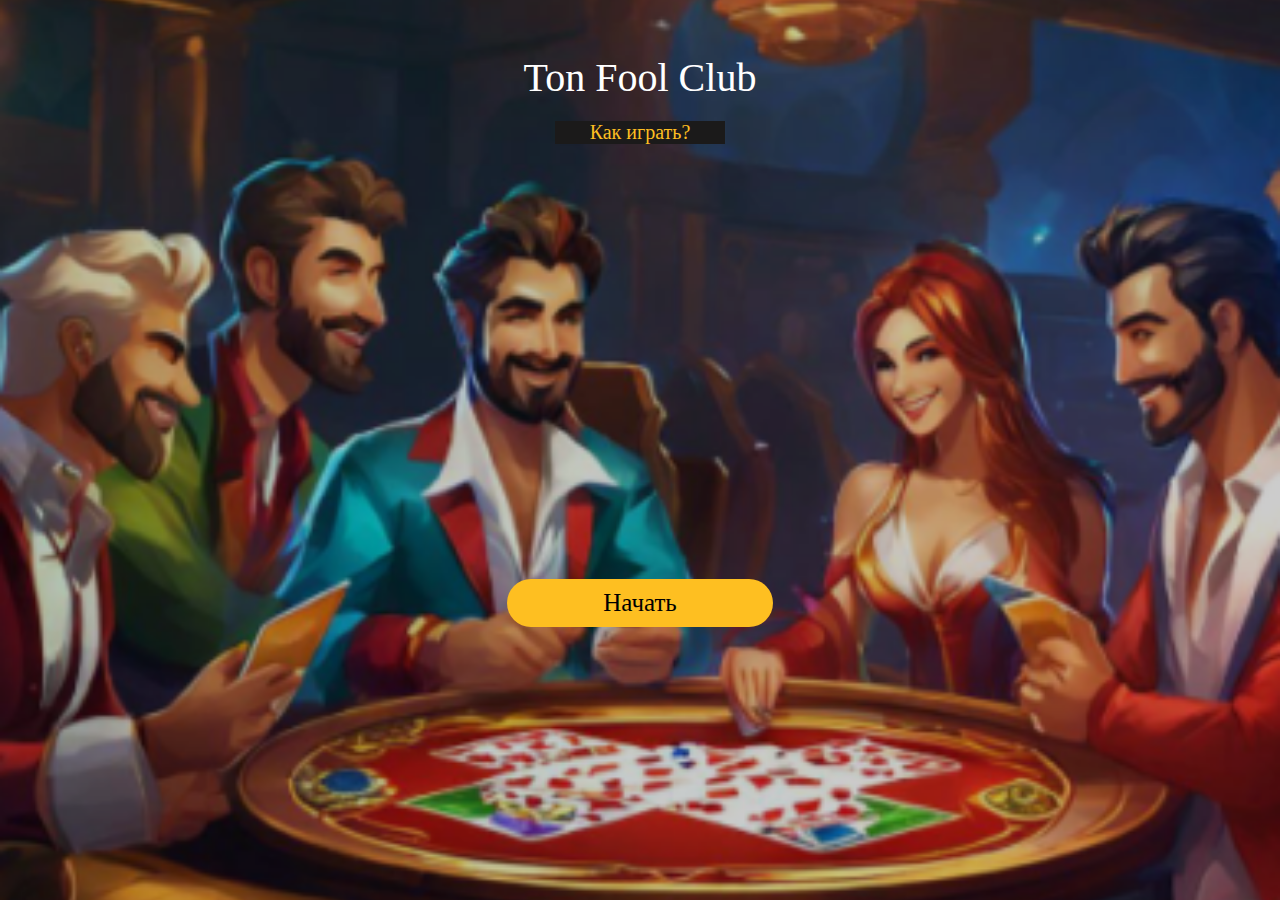
<file: index.html>
<!DOCTYPE html>
<html>
<head>
    <meta charset="UTF-8">
    <meta name="viewport" content="width=device-width, initial-scale=1.0">
    <link rel="stylesheet" href="styles/style1.css">
</head>
<body>
    <div class="container">
        <div class="card">
            <div class="ton_fool_club">Ton Fool Club</div>
            <div class="how_play_block">
                <a href="pages/rules.html"><p class="how_play_text">Как играть?</p></a>
            </div>
            <a href="pages/create_game.html">
                <button type="submit" class="begin_but">Начать</button>
            </a>
        </div>
     </div>
</body>
</html>
</file>
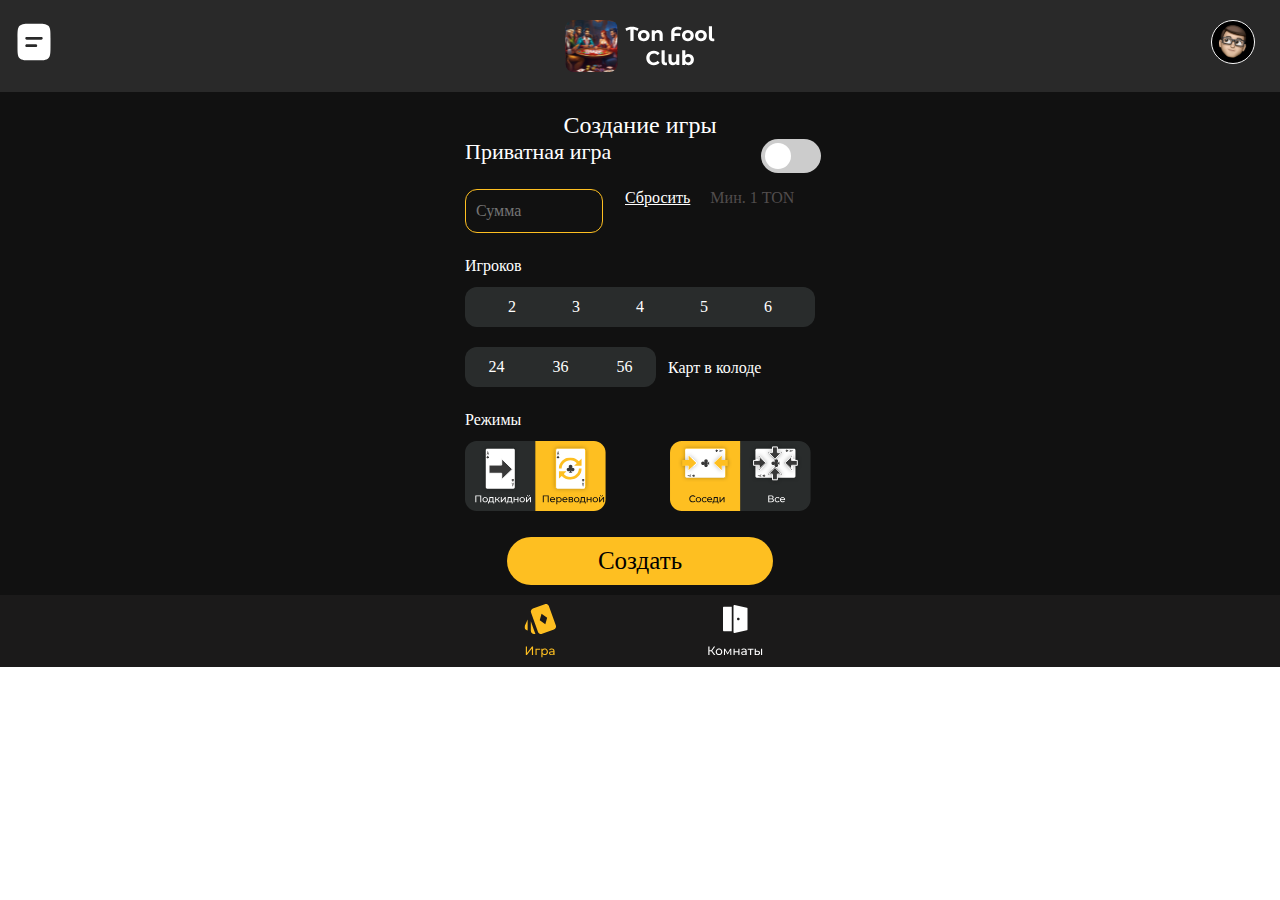
<file: pages/create_game.html>
<!DOCTYPE html>
<html lang="en">
<head>
    <meta charset="UTF-8">
    <meta name="viewport" content="width=device-width, initial-scale=1.0">
    <link rel="stylesheet" href="../styles/stylecg.css">
    <script src="../scripts/scrip.js"></script>
</head>
<body>
    <header>
        <div class="header_block">
            <div class="head_block_doch"><a href="../pages/rules.html">
                <button><img src="../image/document_icon.svg" alt=""></button>
            </a></div>
            <div class="head_block_doch"><div class="logo_block">
                <button><img src="../image/logo.svg" alt=""></button>
            </div></div>
            <div class="head_block_doch"><div class="avatar">
                <a href="../pages/profile.html"><button><img src="../image/avatar.svg" alt=""></button></a>
            </div></div>
        </div>
    </header>
    <main>
        <div class="card">
            <div class="creat_game_text">Создание игры</div>
            <div class="center_block">
                <div class="private_game_block">
                    <div class="private_game_block_doch"><div class="private_game_text">Приватная игра</div></div>
                    <div class="private_game_block_doch">
                        <label class="switch">
                            <input type="checkbox">
                            <span class="slider round"></span>
                        </label>
                    </div>
                </div>
                <div class="amount_block">
                    <div class="amount_block_doch"><input type="text" id="inputField" class="input_summ" placeholder="Сумма"></div>
                    <div class="amount_block_doch"><button class="reset-button" onclick="resetInput()">Сбросить</button></div>
                    <div class="amount_block_doch"><div class="min_1_ton_text">Мин. 1 TON</div></div>
                </div>
                <div class="players_block">
                    <div class="igrok_text">Игроков</div>
                    <div class="amount_players">
                        <button class="but_players" onclick="highlight(this)">2</button>
                        <button class="but_players" onclick="highlight(this)">3</button>
                        <button class="but_players" onclick="highlight(this)">4</button>
                        <button class="but_players" onclick="highlight(this)">5</button>
                        <button class="but_players" onclick="highlight(this)">6</button>
                    </div>
                </div>
                <div class="card_col_block">
                    <div class="cart_colods">
                        <button class="but_players" onclick="highlight(this)">24</button>
                        <button class="but_players" onclick="highlight(this)">36</button>
                        <button class="but_players" onclick="highlight(this)">56</button>
                    </div>
                    <div class="card_col_text">Карт в колоде</div>
                </div>
                <div class="mode_game">
                    <div class="mode_text">Режимы</div>
                    <div class="mode_game_2_block">
                        <div class="mode_game_two">
                            <div class="podkid_and_perevod">
                                <img src="../image/vremen_pp.svg" alt="">
                            </div>
                            <div class="sosedi_and_all">
                                <img src="../image/vremen_sos_all.svg" alt="">
                            </div>
                        </div>
                        <div class="mode_game_two"></div>
                    </div>
                </div>
                <a href="../pages/lobby.html"><button type="submit" class="begin_but">Создать</button></a>
            </div>
        </div>
    </main>
    <footer>
        <div class="footer_block">
            <button>
                <div class="eshe_block"><img src="../image/play_oon.svg" alt=""></div>
            </button>
            <a href="../pages/room_page.html">
                <button><div class="eshe_block"><img src="../image/room_oof.svg" alt=""></div></button>
            </a>
        </div>
    </footer>
</body>
</html>
</file>
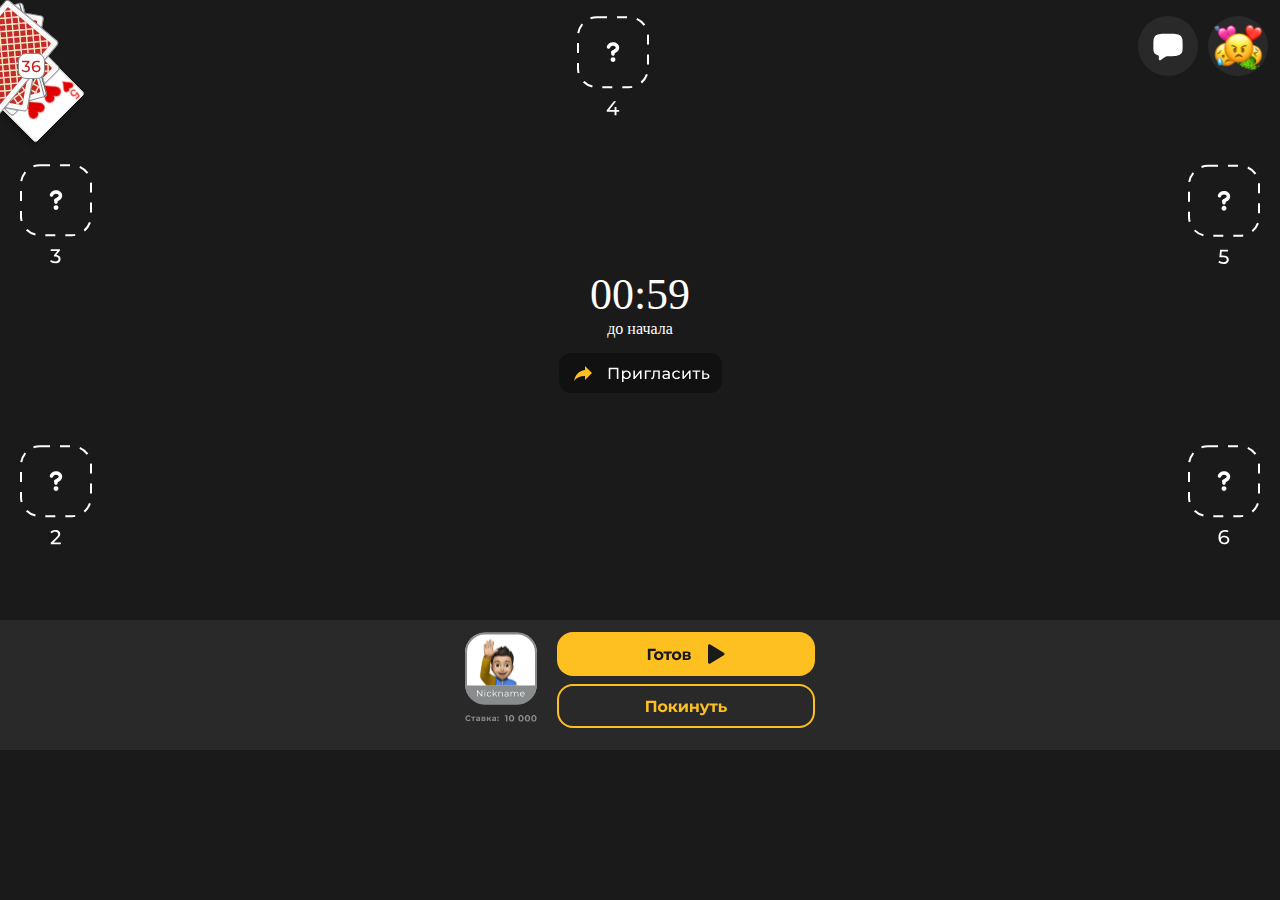
<file: pages/lobby.html>
<!DOCTYPE html>
<html>
<head>
    <meta charset="UTF-8">
    <meta name="viewport" content="width=device-width, initial-scale=1.0">
    <link rel="stylesheet" href="../styles/lobby.css">
</head>
<body>
    <div class="up_chast">
        <div class="uo_chast_block"><div class="coloda_card"><img src="../image/cards coloda.svg" alt=""></div></div>
        <div class="uo_chast_block2"><button><img src="../image/Component 1.svg" alt=""></button></div>
        <div class="uo_chast_block3"><button><img src="../image/chat.svg" alt=""></button></div>
        <div class="uo_chast_block4"><button><img src="../image/emoji.svg" alt=""></button></div>
    </div>
    <div class="empty_frie_and_five">
        <div class="empty_frie_and_five1"><img src="../image/empty_frie.svg" alt=""></div>
        <div class="empty_frie_and_five2"><img src="../image/empty_five.svg" alt=""></div>
    </div>
    <div class="sam_centr_block">
        <div class="time_zap">00:59</div>
        <div class="do_nachal">до начала</div>
        <div class="invite_but_lobby"><button><img src="../image/inv_but.svg" alt=""></button></div>
    </div>
    <div class="empty_two_and_six">
        <div class="empty_two_and_six1"><img src="../image/empty_two.svg" alt=""></div>
        <div class="empty_two_and_six2"><img src="../image/empty_six.svg" alt=""></div>
    </div>
    <div class="footer_block">
        <div class="invite_block_footera">
            <div class="invite_block_footera_avatar"><img src="../image/avatarka_lobby.svg" alt=""></div>
            <div class="invite_block_footera_buts">
                <div class="ready_but_block">
                    <button>
                        <img src="../image/ready_but.svg" alt="">
                    </button>
                </div>
                <div class="leave_but_block">
                    <a href="../pages/create_game.html">
                        <button><img src="../image/leave_but.svg" alt=""></button>
                    </a>
                </div>
            </div>
        </div>
    </div>
</body>
</html>
</file>
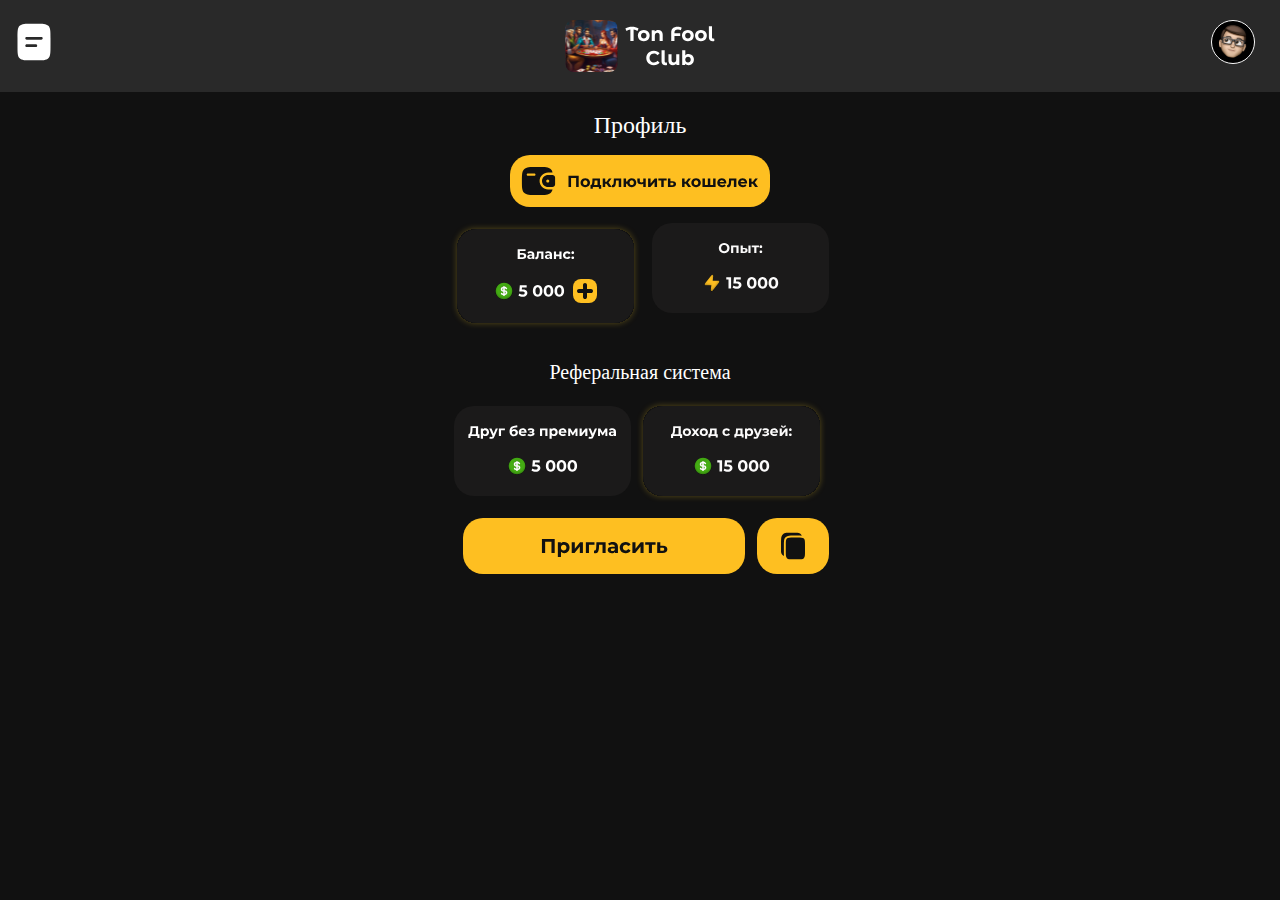
<file: pages/profile.html>
<!DOCTYPE html>
<html lang="en">
<head>
    <meta charset="UTF-8">
    <meta name="viewport" content="width=device-width, initial-scale=1.0">
    <link rel="stylesheet" href="../styles/profile.css">
    <script src="../scripts/scrip.js"></script>
</head>
<body>
    <header>
        <div class="header_block">
            <div class="head_block_doch"><a href="../pages/rules.html"><button><img src="../image/document_icon.svg" alt=""></a></button></div>
            <div class="head_block_doch"><div class="logo_block">
                <a href="../pages/create_game.html"><button><img src="../image/logo.svg" alt=""></button></a>
            </div></div>
            <div class="head_block_doch"><div class="avatar">
                <button><img src="../image/avatar.svg" alt=""></button>
            </div></div>
        </div>
    </header>
    <main>
        <div class="profile_text">Профиль</div>
        <div class="wallet_but"><button><img src="../image/wallet.svg" alt=""></button></div>
        <div class="balance_and_exper">
            <div class="balandexper"><button class="button" onclick="openModal()"><img src="../image/balance.svg" alt=""></button></div>
            <div class="balandexper"><button class="exper_but"><img src="../image/experience.svg" alt=""></button></div>
        </div>
        <div class="referal_system">Реферальная система</div>
        <div class="referal"><img src="../image/referal.svg" alt=""></div>
        <div class="but_invite_block">
            <div class="invite_but_2_block"><button><img src="../image/invite_but.svg" alt=""></button></div>
            <div class="invite_but_2_block"><button class="copy_invite_but"><img src="../image/invite_copy.svg" alt=""></button></div>
        </div>
        <div class="modal-overlay" id="modalOverlay"></div>

    <div class="modal" id="modal">
        <button class="close-button" onclick="closeModal()">×</button>
        <div class="input_summ_text">Введите сумму</div>
        <input type="text" class="input-field" placeholder="10">
        <div class="five_minut_nazad">Средства будут зачислены на ваш счет в течение 5 минут</div>
        <button class="to_up_bal_but"><img src="../image/to_up_bal.svg" alt=""></button>
        <button class="close_tup_bal" onclick="closeModal()"><img src="../image/close_to_up_bal.svg" alt=""></button>
    </div>
    </main>
</body>
</html>
</file>
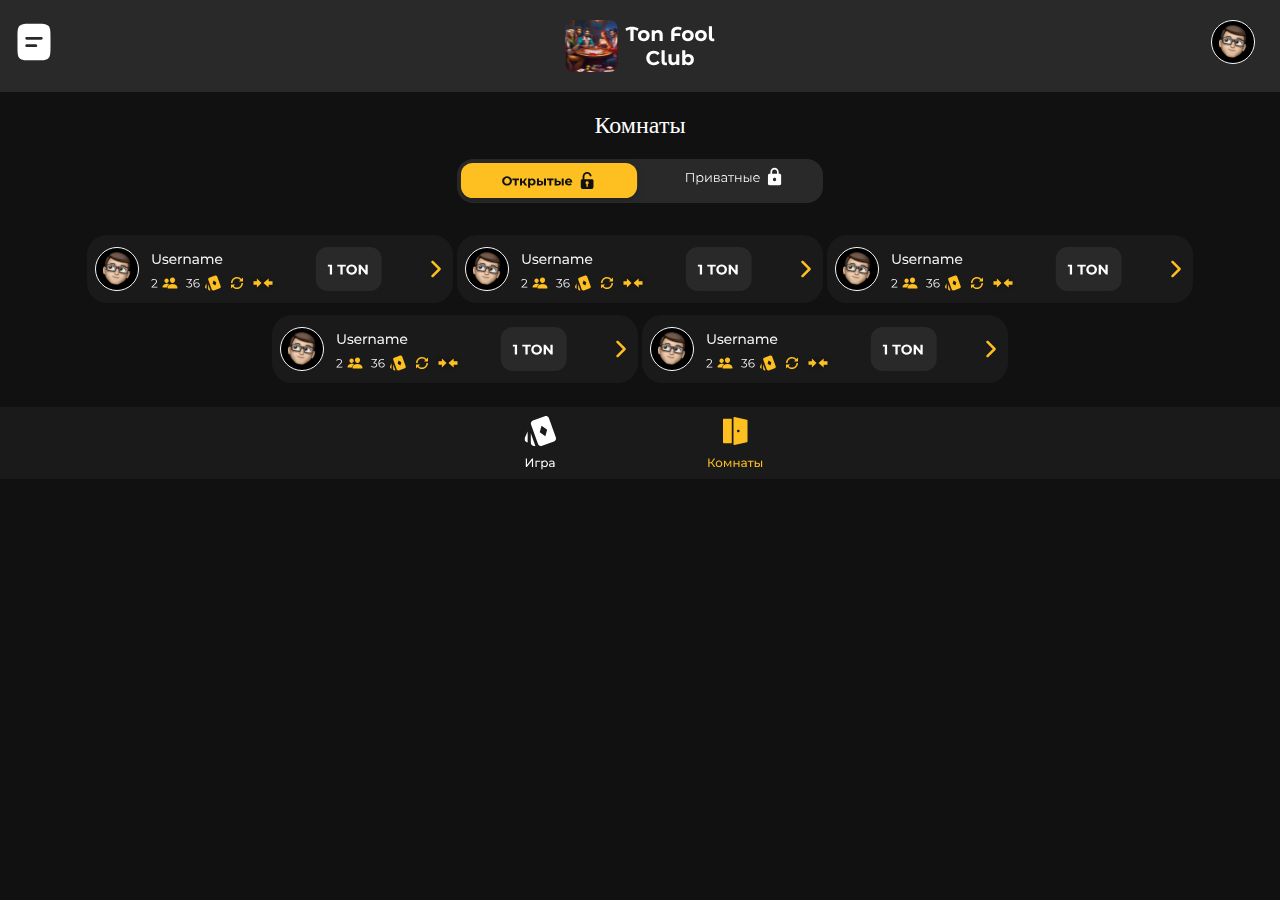
<file: pages/room_page.html>
<!DOCTYPE html>
<html lang="en">
<head>
    <meta charset="UTF-8">
    <meta name="viewport" content="width=device-width, initial-scale=1.0">
    <link rel="stylesheet" href="../styles/style_room_page.css">
</head>
<body>
    <header>
        <div class="header_block">
            <div class="head_block_doch"><a href="../pages/rules.html">
                <button><img src="../image/document_icon.svg" alt=""></button>
            </a></div>
            <div class="head_block_doch"><div class="logo_block">
                <button><img src="../image/logo.svg" alt=""></button>
            </div></div>
            <div class="head_block_doch"><div class="avatar">
                <a href="../pages/profile.html"><button><img src="../image/avatar.svg" alt=""></button></a>
            </div></div>
        </div>
    </header>
    <main>
        <div class="rooms_text">Комнаты</div>
        <div class="opean_and_private">
            <div class="open_and_private_block"><img src="../image/but_open.svg" alt=""></div>
            <div class="open_and_private_block"><img src="../image/but_private.svg" alt=""></div>
        </div>
        <div class="list_room">
            <button class="sam_list"><img src="../image/room.svg" alt=""></button>
            <button class="sam_list"><img src="../image/room.svg" alt=""></button>
            <button class="sam_list"><img src="../image/room.svg" alt=""></button>
            <button class="sam_list"><img src="../image/room.svg" alt=""></button>
            <button class="sam_list"><img src="../image/room.svg" alt=""></button>
        </div>
    </main>
    <footer>
        <div class="footer_block">
            <a href="../pages/create_game.html">
                <button>
                    <div class="eshe_block"><img src="../image/game_off.svg" alt=""></div>
                </button>
            </a>
            <button><div class="eshe_block"><img src="../image/room_oon.svg" alt=""></div></button>
        </div>
    </footer>
</body>
</html>
</file>
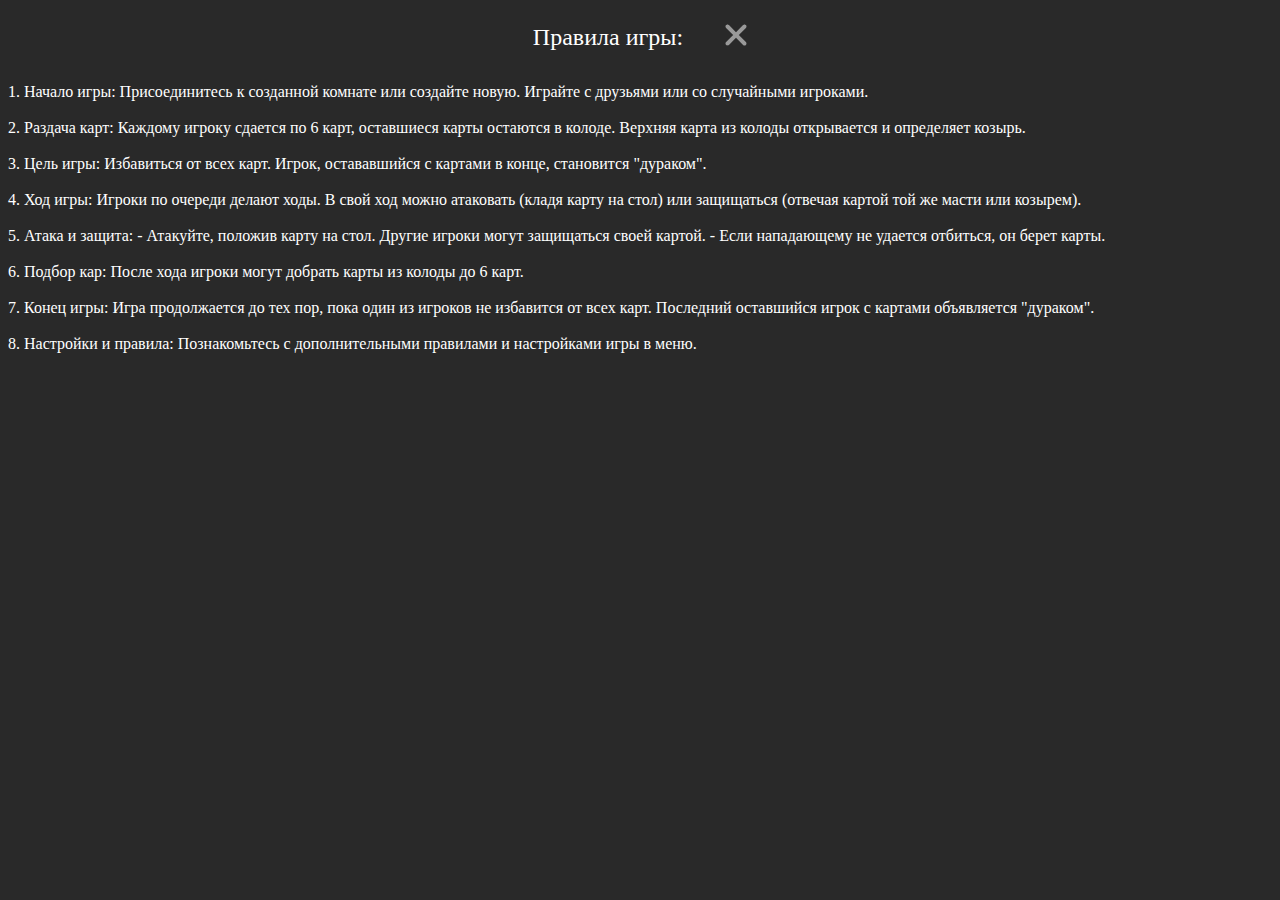
<file: pages/rules.html>
<!DOCTYPE html>
<html lang="en">
<head>
    <meta charset="UTF-8">
    <meta name="viewport" content="width=device-width, initial-scale=1.0">
    <style>
        body{
            background: #292929;
        }

        .footer_block {
            display: flex;
            margin-top: 24px;
            justify-content: center;
        }

        .rul_game_text {
            color: #fff;
            font-size: 24px;
        }

        .rulgame_full_text {
            color: #fff;
            font-size: 16px;
            margin-top: 28px;
        }

        .close_crest {
            display: flex;
            margin-left: 42px;
        }
        
    </style>
</head>
<body>
    <div class="footer_block">
        <div class="rules_game"><div class="rul_game_text">Правила игры:</div></div>
        <div class="rules_game"><div class="close_crest">
            <a href="../index.html"><img src="../image/close_rules.svg" alt=""></a>
        </div></div>
    </div>
    <div class="rulgame_full_text">
        1. Начало игры: Присоединитесь к созданной комнате или создайте новую. Играйте с друзьями или со случайными игроками.<br><br>

2. Раздача карт: Каждому игроку сдается по 6 карт, оставшиеся карты остаются в колоде. Верхняя карта из колоды открывается и определяет козырь.
<br><br>
3. Цель игры: Избавиться от всех карт. Игрок, остававшийся с картами в конце, становится "дураком".
<br><br>
4. Ход игры: Игроки по очереди делают ходы. В свой ход можно атаковать (кладя карту на стол) или защищаться (отвечая картой той же масти или козырем).
<br><br>
5. Атака и защита:
   - Атакуйте, положив карту на стол. Другие игроки могут защищаться своей картой.
   - Если нападающему не удается отбиться, он берет карты.
   <br><br>
6. Подбор кар: После хода игроки могут добрать карты из колоды до 6 карт.
<br><br>
7. Конец игры: Игра продолжается до тех пор, пока один из игроков не избавится от всех карт. Последний оставшийся игрок с картами объявляется "дураком".
<br><br>
8. Настройки и правила: Познакомьтесь с дополнительными правилами и настройками игры в меню.

    </div>
</body>
</html>
</file>
<file: styles/style1.css>
a, a:link, a:visited  {
    text-decoration: none;
}

a:hover  {
    text-decoration: none;
}

button {
    padding: 0;
    border: none;
    font: inherit;
    color: inherit;
    background-color: transparent;
    cursor: pointer;
}

body {
    margin: 0;
    background-image: url(../image/background.png);
    background-repeat: no-repeat;

    background-position: center center;

    background-attachment: fixed;

    -webkit-background-size: cover;

    -moz-background-size: cover;

    -o-background-size: cover;

    background-size: cover;
}
.container {
    display: flex;
    flex-wrap: wrap;
    
 }

.card{
    text-align: center;
    margin: auto;

    width: 390px;
}

.ton_fool_club{
    color: #ffffff;
    font-size: 40px;
    padding-top: 54px;
}

.how_play_block {
    display: flex;
    justify-content: center;
}

.how_play_text {
    color: #FEBF21;
    font-size: 20px;
    background: #1B1A1A;
    width: 170px;
}

.begin_but {
    background: #FEBF21;
    color: #000;
    width: 266px;
    height: 48px;
    font-size: 25px;
    margin-top: 415px;
    border-radius: 25px;
}

.begin_but:hover, .begin_but:focus, .begin_but:active {
    background: #bf8a03;
}
</file>
<file: styles/lobby.css>
* {
	padding: 0px;
	margin: 0px;
	border: none;
}

*,
*::before,
*::after {
	box-sizing: border-box;
}

/* Links */

a, a:link, a:visited  {
    text-decoration: none;
}

a:hover  {
    text-decoration: none;
}

/* Common */

aside, nav, footer, header, section, main {
	display: block;
}

h1, h2, h3, h4, h5, h6, p {
    font-size: inherit;
	font-weight: inherit;
}

ul, ul li {
	list-style: none;
}

img {
	vertical-align: top;
}

img, svg {
	max-width: 100%;
	height: auto;
}

address {
  font-style: normal;
}

/* Form */

input, textarea, button, select {
	font-family: inherit;
    font-size: inherit;
    color: inherit;
    background-color: transparent;
}

input::-ms-clear {
	display: none;
}

button, input[type="submit"] {
    display: inline-block;
    box-shadow: none;
    background-color: transparent;
    background: none;
    cursor: pointer;
}

input:focus, input:active,
button:focus, button:active {
    outline: none;
}

button::-moz-focus-inner {
	padding: 0;
	border: 0;
}

label {
	cursor: pointer;
}

legend {
	display: block;
}

body {
    height: 100%;
    background: #1B1A1A;
}

.up_chast {
    display: flex;
}


.uo_chast_block2 {
    display: block;
    margin-left: auto;
    margin-right: auto;
    margin-top: 16px;
}

.uo_chast_block3 {
    margin-top: 16px;
    margin-right: 10px;
}

.uo_chast_block4 {
    margin-top: 16px;
    margin-right: 12px;
}

.empty_frie_and_five {
    display: flex;
    margin-left: 20px;
    margin-top: 12px;
}

.empty_frie_and_five2 {
    display: flex;
    margin: 0 0 0 auto;
    margin-right: 20px;
}

.sam_centr_block {
    color: #fff;
    text-align: center;
    
}

.time_zap {
    font-size: 44px;
}

.invite_but_lobby {
    margin-top: 15px;
}

.empty_two_and_six {
    display: flex;
    margin-left: 20px;
    margin-top: 52px;
}

.empty_two_and_six2 {
    display: flex;
    margin: 0 0 0 auto;
    margin-right: 20px;
}

.footer_block {
    background: #292929;
    height: 130px;
    margin-top: 70px;
}

.invite_block_footera {
    display: flex;
    justify-content: center;
    padding-top: 12px;
}

.invite_block_footera_buts {
    margin-left: 20px;
}

.leave_but_block {
    margin-top: 8px;
}
</file>
<file: styles/stylecg.css>
/* Reset and base styles  */
* {
	padding: 0px;
	margin: 0px;
	border: none;
}

*,
*::before,
*::after {
	box-sizing: border-box;
}

/* Links */

a, a:link, a:visited  {
    text-decoration: none;
}

a:hover  {
    text-decoration: none;
}

/* Common */

aside, nav, footer, header, section, main {
	display: block;
}

h1, h2, h3, h4, h5, h6, p {
    font-size: inherit;
	font-weight: inherit;
}

ul, ul li {
	list-style: none;
}

img {
	vertical-align: top;
}

img, svg {
	max-width: 100%;
	height: auto;
}

address {
  font-style: normal;
}

/* Form */

input, textarea, button, select {
	font-family: inherit;
    font-size: inherit;
    color: inherit;
    background-color: transparent;
}

input::-ms-clear {
	display: none;
}

button, input[type="submit"] {
    display: inline-block;
    box-shadow: none;
    background-color: transparent;
    background: none;
    cursor: pointer;
}

input:focus, input:active,
button:focus, button:active {
    outline: none;
}

button::-moz-focus-inner {
	padding: 0;
	border: 0;
}

label {
	cursor: pointer;
}

legend {
	display: block;
}

body {
    height: 100%;
}

header {
    background: #292929;
    height: 92px;
}

main {
    background: #111111;
}

footer {
    background: #1B1A1A;
    height: 72px;
}

.footer_block {
    display: flex;
    justify-content: center;
}

.header_block {
    display: flex;
    padding-top: 20px;
    padding-left: 12px;
}

.head_block_doch {
    width: 33%;
}

.logo_block {
    display: flex;
    justify-content: center;
}

.avatar {
    display: flex;
    justify-content: flex-end;
    padding-right: 12px;
}

.card{
    text-align: center;
    margin: auto;

    width: 390px;
}

.creat_game_text {
    padding-top: 20px;
    color: #FFFFFF;
    font-size: 24px;
}

.begin_but {
    background: #FEBF21;
    color: #000;
    width: 266px;
    height: 48px;
    font-size: 25px;
    border-radius: 25px;
    margin-top: 26px;
    margin-bottom: 10px;
}

.private_game_block {
    display: flex;
}

.private_game_text {
    color: #FFFFFF;
    font-size: 22px;
    margin-left: 20px;
}

.swith_block {
    display: flex;
    justify-content: flex-end;
    padding-right: 20px;
}

.switch {
  position: relative;
  display: inline-block;
  width: 60px;
  height: 34px;
  margin-left: 150px;
}

/* Hide default HTML checkbox */
.switch input {display:none;}

/* The slider */
.slider {
  position: absolute;
  cursor: pointer;
  top: 0;
  left: 0;
  right: 0;
  bottom: 0;
  background-color: #ccc;
  -webkit-transition: .4s;
  transition: .4s;
}

.slider:before {
  position: absolute;
  content: "";
  height: 26px;
  width: 26px;
  left: 4px;
  bottom: 4px;
  background-color: white;
  -webkit-transition: .4s;
  transition: .4s;
}

input:checked + .slider {
  background-color: #FEBF21;
}

input:focus + .slider {
  box-shadow: 0 0 1px #FEBF21;
}

input:checked + .slider:before {
  -webkit-transform: translateX(26px);
  -ms-transform: translateX(26px);
  transform: translateX(26px);
}

/* Rounded sliders */
.slider.round {
  border-radius: 34px;
}

.slider.round:before {
  border-radius: 50%;
}

.amount_block {
    margin-top: 12px;
    display: flex;
    margin-left: 20px;
}

input[type="text"] {
    padding: 10px; /* Отступ внутри поля ввода */
    font-size: 16px; /* Размер шрифта */
    border: 1px solid #FEBF21; /* Рамка поля ввода */
    border-radius: 12px; /* Закругленные углы */
    margin-right: 10px; /* Отступ между полем ввода и кнопкой */
}

.reset-button {
    background: none; /* Убираем фон кнопки */
    border: none; /* Убираем рамку кнопки */
    color: rgb(255, 255, 255); /* Цвет текста для кнопки */
    cursor: pointer; /* Указываем на возможность клика */
    font-size: 16px; /* Размер шрифта */
    text-decoration: underline; /* Подчеркиваем текст */
    margin-left: 12px;
}


.input_summ {
    width: 138px;
    height: 44px;
    color: #FFFFFF;
}

.min_1_ton_text {
    color: #514d4d;
    display: flex;
    margin-left: 20px;
    font-size: 16px;
}

.players_block {
    margin-top: 24px;
    margin-left: 20px;
    margin-right: 20px;
}

.igrok_text {
    color: #FFFFFF;
    font-size: 16px;
    text-align: left;
}

.but_players {
    font-size: 16px;
    border: none;
    border-radius: 5px;
    color: white;
    cursor: pointer;
    width: 60px;
    height: 40px;
    padding: 0;
}

.but_players:active {
    background-color: #3B403F99;
}

.highlight {
    background-color: #FEBF21 !important;
}

.amount_players {
    background: #3B403F99;
    border-radius: 12px;
    margin-top: 12px;
}

.cart_colods {
    background: #3B403F99;
    border-radius: 12px;
    width: 191px;
    height: 40px;
}

.card_col_block {
    display: flex;
    margin-top: 20px;
    margin-left: 20px;
}

.card_col_text {
    color: #FFFFFF;
    font-size: 16px;
    margin-top: 12px;
    margin-left: 12px;
}

.mode_text {
    color: #FFFFFF;
    font-size: 16px;
    text-align: left;
}

.mode_game {
    margin-left: 20px;
    margin-top: 24px;
}

.mode_game_two {
    display: flex;
}

.mode_game_2_block {
    display: flex;
    margin-top: 12px;
}

.podkid_and_perevod {
    display: flex;
}

.sosedi_and_all {
    display: flex;
    margin-left: 40px;
}

.perevod_block {
    margin-left: 6px;
}

.all_gams_block {
    margin-left: 6px;
}
</file>
<file: styles/profile.css>
/* Reset and base styles  */
* {
	padding: 0px;
	margin: 0px;
	border: none;
}

*,
*::before,
*::after {
	box-sizing: border-box;
}

/* Links */

a, a:link, a:visited  {
    text-decoration: none;
}

a:hover  {
    text-decoration: none;
}

/* Common */

aside, nav, footer, header, section, main {
	display: block;
}

h1, h2, h3, h4, h5, h6, p {
    font-size: inherit;
	font-weight: inherit;
}

ul, ul li {
	list-style: none;
}

img {
	vertical-align: top;
}

img, svg {
	max-width: 100%;
	height: auto;
}

address {
  font-style: normal;
}

/* Form */

input, textarea, button, select {
	font-family: inherit;
    font-size: inherit;
    color: inherit;
    background-color: transparent;
}

input::-ms-clear {
	display: none;
}

button, input[type="submit"] {
    display: inline-block;
    box-shadow: none;
    background-color: transparent;
    background: none;
    cursor: pointer;
}

input:focus, input:active,
button:focus, button:active {
    outline: none;
}

button::-moz-focus-inner {
	padding: 0;
	border: 0;
}

label {
	cursor: pointer;
}

legend {
	display: block;
}

body {
    height: 100%;
    background: #111111;
}

header {
    background: #292929;
    height: 92px;
}

main {
    background: #111111;
}

footer {
    background: #1B1A1A;
    height: 72px;
    margin-top: 24px;
}

.footer_block {
    display: flex;
    justify-content: center;
}

.header_block {
    display: flex;
    padding-top: 20px;
    padding-left: 12px;
}

.head_block_doch {
    width: 33%;
}

.logo_block {
    display: flex;
    justify-content: center;
}

.avatar {
    display: flex;
    justify-content: flex-end;
    padding-right: 12px;
}

.profile_text {
    margin-top: 20px;
    color: #fff;
    font-size: 24px;
    text-align: center;
}

.wallet_but {
    text-align: center;
    margin-top: 16px;
}

.balance_and_exper {
    display: flex;
    justify-content: center;
}

.balance_and_exper {
    margin-top: 16px;
    margin-left: 12px;
    margin-right: 12px;
}

.exper_but {
    margin-left: 12px;
}

.referal_system {
    color: #fff;
    font-size: 20px;
    text-align: center;
    margin-top: 32px;
}

.referal {
    text-align: center;
    margin-top: 16px;
}

.but_invite_block {
    display: flex;
    margin-top: 16px;
    margin-left: 12px;
    justify-content: center;
}

.copy_invite_but {
    margin-left: 12px;
}

.button {
    font-size: 16px;
    border: none;
    color: white;
    cursor: pointer;
    transition: background-color 0.3s;
}

/* Стили для модального окна */
.modal {
    display: none; /* Скрываем изначально */
    position: fixed;
    left: 50%;
    top: 50%;
    transform: translate(-50%, -50%);
    width: 366px;
    height: 406px;
    background-color: #1B1A1A;
    border-radius: 10px;
    box-shadow: 0 0 10px rgba(0, 0, 0, 0.3);
    padding: 20px;
    z-index: 1000;
    text-align: center;
}

.modal-overlay {
    display: none; /* Скрываем изначально */
    position: fixed;
    top: 0;
    left: 0;
    width: 100%;
    height: 100%;
    background-color: rgba(0, 0, 0, 0.5); /* Полупрозрачный фон */
    z-index: 999;
}

.close-button {
    border: none;
    background: none;
    font-size: 24px;
    color: #999;
    cursor: pointer;
    float: right;
}


/* Поле ввода */
.input-field {
    width: 80%;
    height: 52px;
    padding: 10px;
    margin-top: 20px;
    border-radius: 16px;
    background: #292929;
    text-align: center;
    color: #fff;
}

.input_summ_text {
    color: #fff;
    font-size: 32px;
}

.five_minut_nazad {
    margin-top: 16px;
    color: #fff;
}

.to_up_bal_but {
    margin-top: 32px;
}

.close_tup_bal {
    margin-top: 12px;
}
</file>
<file: styles/style_room_page.css>
/* Reset and base styles  */
* {
	padding: 0px;
	margin: 0px;
	border: none;
}

*,
*::before,
*::after {
	box-sizing: border-box;
}

/* Links */

a, a:link, a:visited  {
    text-decoration: none;
}

a:hover  {
    text-decoration: none;
}

/* Common */

aside, nav, footer, header, section, main {
	display: block;
}

h1, h2, h3, h4, h5, h6, p {
    font-size: inherit;
	font-weight: inherit;
}

ul, ul li {
	list-style: none;
}

img {
	vertical-align: top;
}

img, svg {
	max-width: 100%;
	height: auto;
}

address {
  font-style: normal;
}

/* Form */

input, textarea, button, select {
	font-family: inherit;
    font-size: inherit;
    color: inherit;
    background-color: transparent;
}

input::-ms-clear {
	display: none;
}

button, input[type="submit"] {
    display: inline-block;
    box-shadow: none;
    background-color: transparent;
    background: none;
    cursor: pointer;
}

input:focus, input:active,
button:focus, button:active {
    outline: none;
}

button::-moz-focus-inner {
	padding: 0;
	border: 0;
}

label {
	cursor: pointer;
}

legend {
	display: block;
}

body {
    height: 100%;
    background: #111111;
}

header {
    background: #292929;
    height: 92px;
}

main {
    background: #111111;
}

footer {
    background: #1B1A1A;
    height: 72px;
    margin-top: 24px;
}

.footer_block {
    display: flex;
    justify-content: center;
}

.header_block {
    display: flex;
    padding-top: 20px;
    padding-left: 12px;
}

.head_block_doch {
    width: 33%;
}

.logo_block {
    display: flex;
    justify-content: center;
}

.avatar {
    display: flex;
    justify-content: flex-end;
    padding-right: 12px;
}

.rooms_text {
    color: #fff;
    font-size: 24px;
    padding-top: 20px;
    text-align: center;
}

.opean_and_private {
    margin-top: 20px;
    width: 366px;
    height: 44px;
    background: #292929;
    margin-left: auto;
    margin-right: auto;
    border-radius: 16px;
    display: flex;
}

.list_room {
    margin-top: 20px;
    margin-left: 12px;
    margin-right: 12px;
    text-align: center;
}

.sam_list {
    margin-top: 12px;
}
</file>
